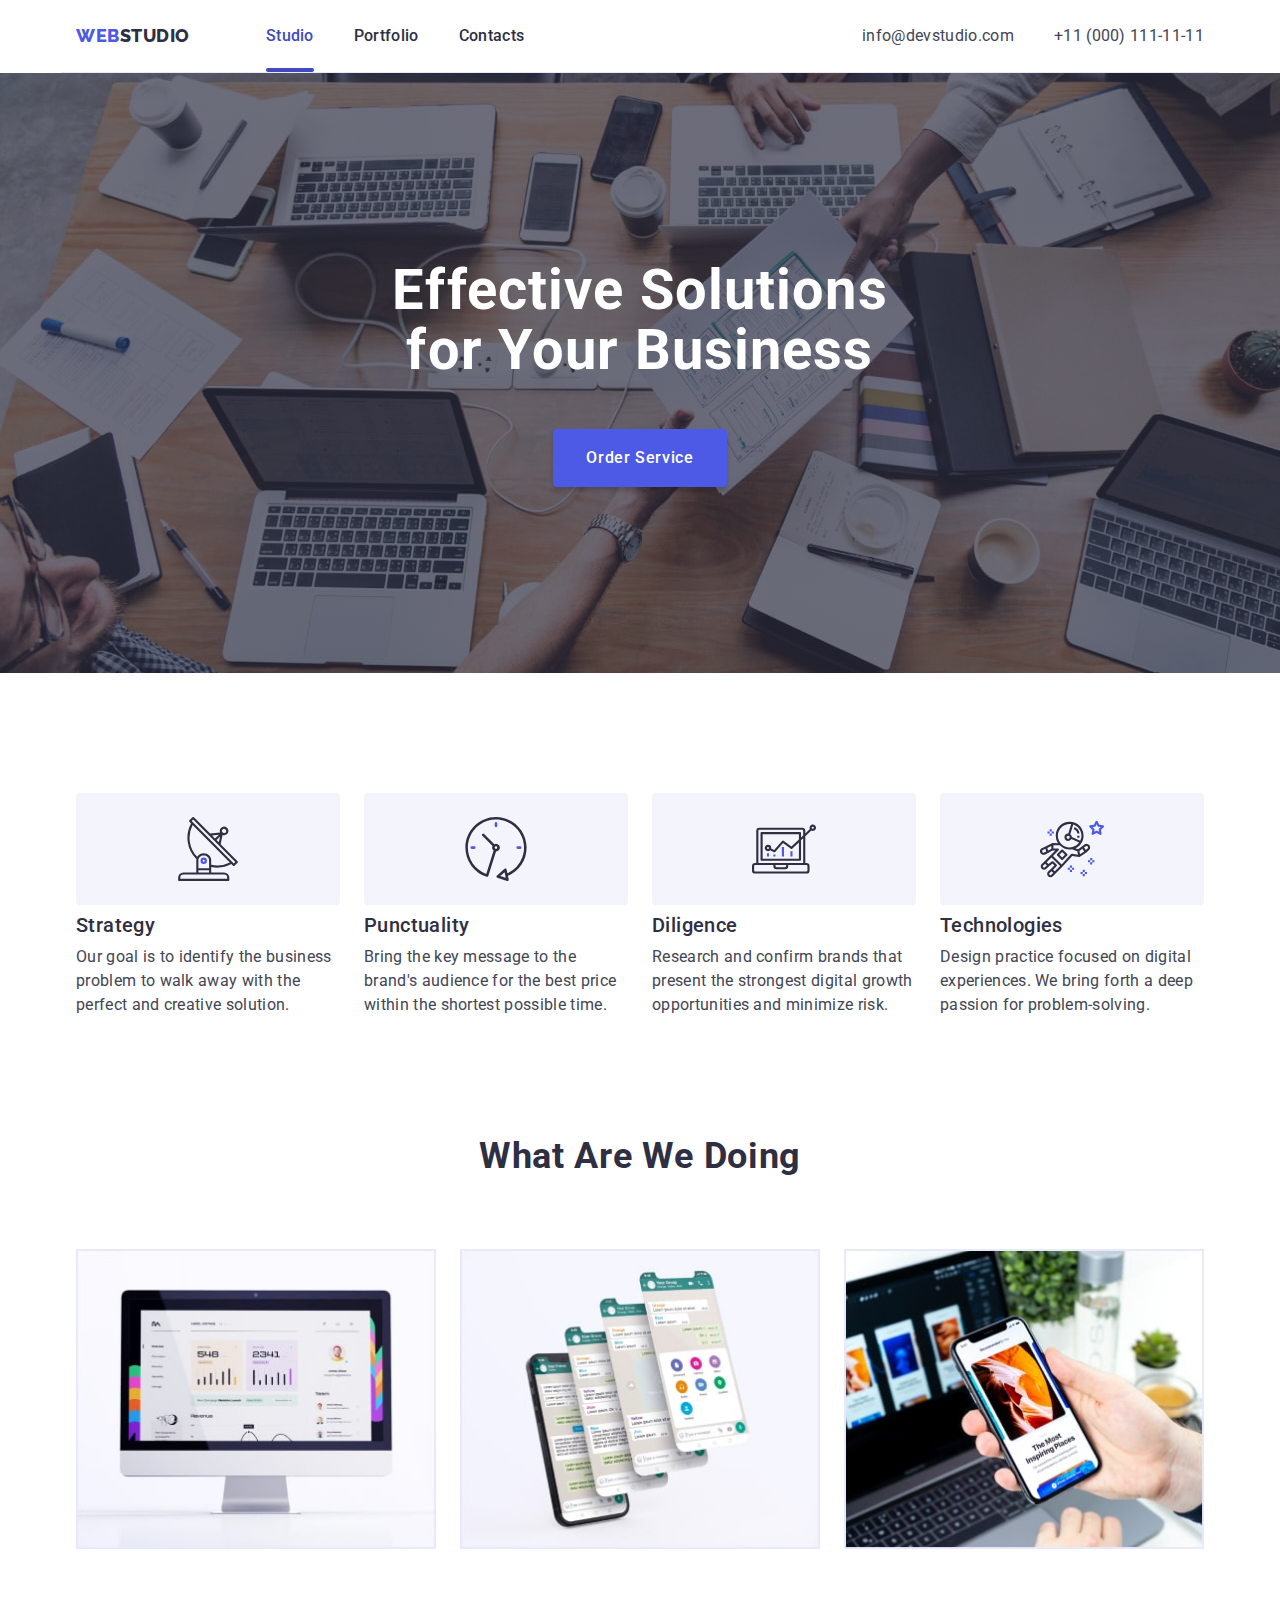
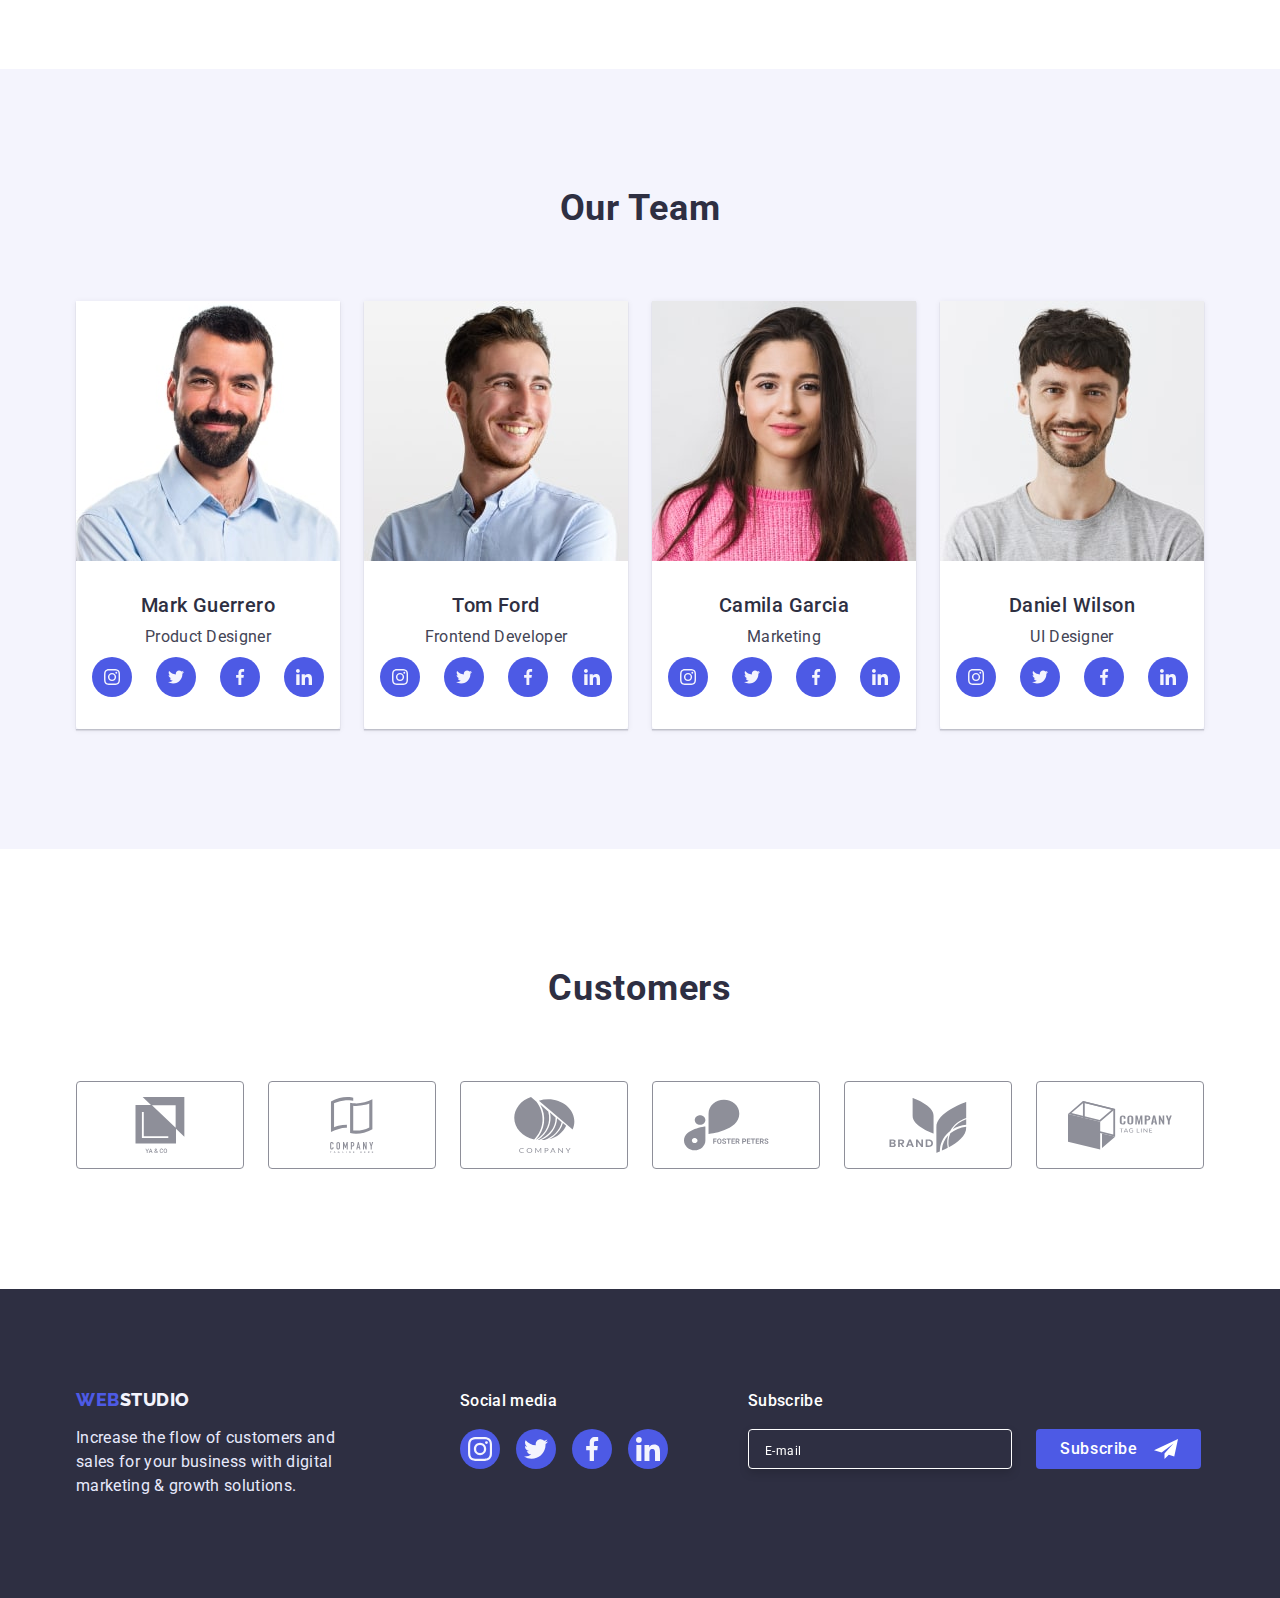
<file: index.html>
<!DOCTYPE html>
<html lang="en">
  <head>
    <meta charset="UTF-8" />
    <meta http-equiv="X-UA-Compatible" content="IE=edge" />
    <meta name="viewport" content="width=device-width, initial-scale=1.0" />
    <title>WebStudio</title>
    <link rel="preconnect" href="https://fonts.googleapis.com" />
    <link rel="preconnect" href="https://fonts.gstatic.com" crossorigin />
    <link
      href="https://fonts.googleapis.com/css2?family=Raleway:wght@800&family=Roboto:wght@400;500;700;900&display=swap"
      rel="stylesheet"
    />
    <link
      rel="stylesheet"
      href="https://cdnjs.cloudflare.com/ajax/libs/modern-normalize/1.1.0/modern-normalize.min.css"
    />
    <link rel="stylesheet" href="./css/styles.css" />
  </head>
  <body>
    <header class="header">
      <div class="container header-nav">
        <nav class="main-nav">
          <a class="logo link" href="./index.html">
            Web<span class="studio-header-logo">Studio</span></a
          >
          <ul class="header-list list">
            <li class="header-item item">
              <a class="current-link header-link link" href="./index.html"
                >Studio</a
              >
            </li>
            <li class="item">
              <a class="header-link link" href="./portfolio.html">Portfolio</a>
            </li>
            <li class="item">
              <a class="header-link link" href="">Contacts</a>
            </li>
          </ul>
        </nav>

        <address class="header-address">
          <ul class="address-list list">
            <li class="item">
              <a class="address-link link" href="mailto:info@devstudio.com"
                >info@devstudio.com</a
              >
            </li>

            <li class="item">
              <a class="address-link link" href="tel:+110001111111"
                >+11 (000) 111-11-11</a
              >
            </li>
          </ul>
        </address>
      </div>
    </header>
    <main>
      <!-- Hero -->
      <section class="hero section overlay">
        <div class="container">
          <h1 class="hero-title">Effective Solutions for Your Business</h1>
          <button class="hero-btn open-modal" type="button" data-modal-open>
            Order Service
          </button>

          <!-- Modal window -->
          <div class="backdrop is-hidden" data-modal>
            <div class="modal no-scroll">
              <button class="close-button" type="button" data-modal-close>
                <svg class="icon-close" width="8" height="8">
                  <use href="./images/symbol-defs.svg#close"></use>
                </svg>
              </button>

              <p class="modal-title">
                Leave your contacts and we will call you back
              </p>

              <form class="modal-form">
                <div class="form-field">
                  <label class="form-description" for="name">Name</label>
                  <div class="container-icon">
                    <input
                      class="modal-field"
                      type="text"
                      name="name"
                      id="name"
                    />
                    <svg class="icon-form" width="18" height="24">
                      <use href="./images/symbol-defs.svg#name"></use>
                    </svg>
                  </div>
                </div>
                <div class="form-field">
                  <label class="form-description" for="phone">Phone</label>
                  <div class="container-icon">
                    <input
                      class="modal-field"
                      type="tel"
                      name="phone"
                      id="phone"
                    />
                    <svg class="icon-form" width="18" height="24">
                      <use href="./images/symbol-defs.svg#phone"></use>
                    </svg>
                  </div>
                </div>
                <div class="form-field">
                  <label class="form-description" for="email">Email</label>
                  <div class="container-icon">
                    <input
                      class="modal-field"
                      type="email"
                      name="email"
                      id="email"
                    />
                    <svg class="icon-form" width="18" height="24">
                      <use href="./images/symbol-defs.svg#email"></use>
                    </svg>
                  </div>
                </div>
                <div class="comment-field">
                  <label class="form-description" for="comment">Comment</label>
                  <textarea
                    class="modal-field comment"
                    name="comment"
                    id="comment"
                    rows="5"
                    placeholder="Text input"
                  ></textarea>
                </div>

                <div>
                  <label class="field-checkbox">
                    <input
                      class="checkbox visually-hidden"
                      type="checkbox"
                      name="policy"
                    />
                    <svg class="icon-checkbox" width="16" height="16">
                      <use href="./images/symbol-defs.svg#policy"></use>
                    </svg>
                    <span class="empty-checkbox"> </span>I accept the terms and
                    conditions of the
                    <a class="link-policy" href="">Privacy Policy</a></label
                  >
                </div>
                <div class="container-form-button">
                  <button class="form-button" type="submit">Send</button>
                </div>
              </form>
            </div>
          </div>
        </div>
      </section>

      <!-- Our advantages -->

      <section class="advantages section">
        <div class="container">
          <h2 class="visually-hidden">Our advantages</h2>
          <ul class="advantages-list list">
            <li class="item">
              <div class="item-icon-advantages">
                <svg class="icon-advantages" width="64" height="64">
                  <use href="./images/symbol-defs.svg#antenna"></use>
                </svg>
              </div>
              <h3 class="third-title-section title-advantages">Strategy</h3>
              <p class="advantages-text">
                Our goal is to identify the business problem to walk away with
                the perfect and creative solution.
              </p>
            </li>
            <li class="item">
              <div class="item-icon-advantages">
                <svg class="icon-advantages" width="64" height="64">
                  <use href="./images/symbol-defs.svg#clock"></use>
                </svg>
              </div>
              <h3 class="third-title-section">Punctuality</h3>
              <p class="advantages-text">
                Bring the key message to the brand's audience for the best price
                within the shortest possible time.
              </p>
            </li>
            <li class="item">
              <div class="item-icon-advantages">
                <svg class="icon-advantages" width="64" height="64">
                  <use href="./images/symbol-defs.svg#diagram"></use>
                </svg>
              </div>
              <h3 class="third-title-section">Diligence</h3>
              <p class="advantages-text">
                Research and confirm brands that present the strongest digital
                growth opportunities and minimize risk.
              </p>
            </li>
            <li class="item">
              <div class="item-icon-advantages">
                <svg class="icon-advantages" width="64" height="64">
                  <use href="./images/symbol-defs.svg#astronaut"></use>
                </svg>
              </div>
              <h3 class="third-title-section">Technologies</h3>
              <p class="advantages-text">
                Design practice focused on digital experiences. We bring forth a
                deep passion for problem-solving.
              </p>
            </li>
          </ul>
        </div>
      </section>
      <!-- What are we doing -->
      <section class="section doing">
        <div class="container">
          <h2 class="second-title-section">What are we doing</h2>
          <ul class="doing-list list">
            <li class="item">
              <img
                class="section-img"
                src="./images/img1-1.jpg"
                alt="Computer"
                width="360"
                height="300"
              />
            </li>
            <li class="item">
              <img
                class="section-img"
                src="./images/img1-2.jpg"
                alt="Phone"
                width="360"
                height="300"
              />
            </li>
            <li class="item">
              <img
                class="section-img"
                src="./images/img1-3.jpg"
                alt="Synchronization"
                width="360"
                height="300"
              />
            </li>
          </ul>
        </div>
      </section>
      <!-- Our team -->
      <section class="team section">
        <div class="container">
          <h2 class="second-title-section">Our Team</h2>
          <ul class="team-list list">
            <li class="item">
              <img
                class="team-img"
                src="./images/mark-guerrero.jpg"
                alt="Mark Guerrero"
                width="264"
                height="260"
              />
              <div class="team-img-text">
                <h3 class="third-title-section">Mark Guerrero</h3>
                <p class="member-text">Product Designer</p>
                <ul class="list list-icons-member">
                  <li class="item-icon-member">
                    <a
                      class="link-member"
                      href=""
                      target="_blank"
                      rel="noopener noreferrer nofollow"
                    >
                      <svg class="icon-member" width="16" height="16">
                        <use href="./images/symbol-defs.svg#instagram"></use>
                      </svg>
                    </a>
                  </li>
                  <li class="item-icon-member">
                    <a
                      class="link-member"
                      href=""
                      target="_blank"
                      rel="noopener noreferrer nofollow"
                    >
                      <svg class="icon-member" width="16" height="16">
                        <use href="./images/symbol-defs.svg#twitter"></use>
                      </svg>
                    </a>
                  </li>
                  <li class="item-icon-member">
                    <a
                      class="link-member"
                      href=""
                      target="_blank"
                      rel="noopener noreferrer nofollow"
                    >
                      <svg class="icon-member" width="16" height="16">
                        <use href="./images/symbol-defs.svg#facebook"></use>
                      </svg>
                    </a>
                  </li>
                  <li class="item-icon-member">
                    <a
                      class="link-member"
                      href=""
                      target="_blank"
                      rel="noopener noreferrer nofollow"
                    >
                      <svg class="icon-member" width="16" height="16">
                        <use href="./images/symbol-defs.svg#linkedin"></use>
                      </svg>
                    </a>
                  </li>
                </ul>
              </div>
            </li>
            <li class="item">
              <img
                class="team-img"
                src="./images/tom-ford.jpg"
                alt="Tom Ford"
                width="264"
                height="260"
              />
              <div class="team-img-text">
                <h3 class="third-title-section">Tom Ford</h3>
                <p class="member-text">Frontend Developer</p>
                <ul class="list list-icons-member">
                  <li class="item-icon-member">
                    <a
                      class="link-member"
                      href=""
                      target="_blank"
                      rel="noopener noreferrer nofollow"
                    >
                      <svg class="icon-member" width="16" height="16">
                        <use href="./images/symbol-defs.svg#instagram"></use>
                      </svg>
                    </a>
                  </li>
                  <li class="item-icon-member">
                    <a
                      class="link-member"
                      href=""
                      target="_blank"
                      rel="noopener noreferrer nofollow"
                    >
                      <svg class="icon-member" width="16" height="16">
                        <use href="./images/symbol-defs.svg#twitter"></use>
                      </svg>
                    </a>
                  </li>
                  <li class="item-icon-member">
                    <a
                      class="link-member"
                      href=""
                      target="_blank"
                      rel="noopener noreferrer nofollow"
                    >
                      <svg class="icon-member" width="16" height="16">
                        <use href="./images/symbol-defs.svg#facebook"></use>
                      </svg>
                    </a>
                  </li>
                  <li class="item-icon-member">
                    <a
                      class="link-member"
                      href=""
                      target="_blank"
                      rel="noopener noreferrer nofollow"
                    >
                      <svg class="icon-member" width="16" height="16">
                        <use href="./images/symbol-defs.svg#linkedin"></use>
                      </svg>
                    </a>
                  </li>
                </ul>
              </div>
            </li>
            <li class="item">
              <img
                class="team-img"
                src="./images/camila-garcia.jpg"
                alt="Camila Garcia"
                width="264"
                height="260"
              />
              <div class="team-img-text">
                <h3 class="third-title-section">Camila Garcia</h3>
                <p class="member-text">Marketing</p>
                <ul class="list list-icons-member">
                  <li class="item-icon-member">
                    <a
                      class="link-member"
                      href=""
                      target="_blank"
                      rel="noopener noreferrer nofollow"
                    >
                      <svg class="icon-member" width="16" height="16">
                        <use href="./images/symbol-defs.svg#instagram"></use>
                      </svg>
                    </a>
                  </li>
                  <li class="item-icon-member">
                    <a
                      class="link-member"
                      href=""
                      target="_blank"
                      rel="noopener noreferrer nofollow"
                    >
                      <svg class="icon-member" width="16" height="16">
                        <use href="./images/symbol-defs.svg#twitter"></use>
                      </svg>
                    </a>
                  </li>
                  <li class="item-icon-member">
                    <a
                      class="link-member"
                      href=""
                      target="_blank"
                      rel="noopener noreferrer nofollow"
                    >
                      <svg class="icon-member" width="16" height="16">
                        <use href="./images/symbol-defs.svg#facebook"></use>
                      </svg>
                    </a>
                  </li>
                  <li class="item-icon-member">
                    <a
                      class="link-member"
                      href=""
                      target="_blank"
                      rel="noopener noreferrer nofollow"
                    >
                      <svg class="icon-member" width="16" height="16">
                        <use href="./images/symbol-defs.svg#linkedin"></use>
                      </svg>
                    </a>
                  </li>
                </ul>
              </div>
            </li>
            <li class="item">
              <img
                class="team-img"
                src="./images/daniel-wilson.jpg"
                alt="Daniel Wilson"
                width="264"
                height="260"
              />
              <div class="team-img-text">
                <h3 class="third-title-section">Daniel Wilson</h3>
                <p class="member-text">UI Designer</p>
                <ul class="list list-icons-member">
                  <li class="item-icon-member">
                    <a
                      class="link-member"
                      href=""
                      target="_blank"
                      rel="noopener noreferrer nofollow"
                    >
                      <svg class="icon-member" width="16" height="16">
                        <use href="./images/symbol-defs.svg#instagram"></use>
                      </svg>
                    </a>
                  </li>
                  <li class="item-icon-member">
                    <a
                      class="link-member"
                      href=""
                      target="_blank"
                      rel="noopener noreferrer nofollow"
                    >
                      <svg class="icon-member" width="16" height="16">
                        <use href="./images/symbol-defs.svg#twitter"></use>
                      </svg>
                    </a>
                  </li>
                  <li class="item-icon-member">
                    <a
                      class="link-member"
                      href=""
                      target="_blank"
                      rel="noopener noreferrer nofollow"
                    >
                      <svg class="icon-member" width="16" height="16">
                        <use href="./images/symbol-defs.svg#facebook"></use>
                      </svg>
                    </a>
                  </li>
                  <li class="item-icon-member">
                    <a
                      class="link-member"
                      href="link-member"
                      target="_blank"
                      rel="noopener noreferrer nofollow"
                    >
                      <svg class="icon-member" width="16" height="16">
                        <use href="./images/symbol-defs.svg#linkedin"></use>
                      </svg>
                    </a>
                  </li>
                </ul>
              </div>
            </li>
          </ul>
        </div>
      </section>

      <section class="section">
        <div class="container">
          <h2 class="second-title-section">Customers</h2>
          <ul class="list customers-list">
            <li class="item-icon-customer">
              <a
                class="link-customer"
                href=""
                target="_blank"
                rel="noopener noreferrer nofollow"
              >
                <svg class="icon-customer" width="104" height="56">
                  <use href="./images/symbol-defs.svg#client1"></use>
                </svg>
              </a>
            </li>
            <li class="item-icon-customer">
              <a
                class="link-customer"
                href=""
                target="_blank"
                rel="noopener noreferrer nofollow"
              >
                <svg class="icon-customer" width="104" height="56">
                  <use href="./images/symbol-defs.svg#client2"></use>
                </svg>
              </a>
            </li>
            <li class="item-icon-customer">
              <a
                class="link-customer"
                href=""
                target="_blank"
                rel="noopener noreferrer nofollow"
              >
                <svg class="icon-customer" width="104" height="56">
                  <use href="./images/symbol-defs.svg#client3"></use>
                </svg>
              </a>
            </li>
            <li class="item-icon-customer">
              <a
                class="link-customer"
                href=""
                target="_blank"
                rel="noopener noreferrer nofollow"
              >
                <svg class="icon-customer" width="104" height="56">
                  <use href="./images/symbol-defs.svg#client4"></use>
                </svg>
              </a>
            </li>
            <li class="item-icon-customer">
              <a
                class="link-customer"
                href=""
                target="_blank"
                rel="noopener noreferrer nofollow"
              >
                <svg class="icon-customer" width="104" height="56">
                  <use href="./images/symbol-defs.svg#client5"></use>
                </svg>
              </a>
            </li>
            <li class="item-icon-customer">
              <a
                class="link-customer"
                href=""
                target="_blank"
                rel="noopener noreferrer nofollow"
              >
                <svg class="icon-customer" width="104" height="56">
                  <use href="./images/symbol-defs.svg#client6"></use>
                </svg>
              </a>
            </li>
          </ul>
        </div>
      </section>
    </main>
    <footer class="footer">
      <div class="container social-media-add">
        <div>
          <a class="logo link logo-footer" href="./index.html">
            Web<span class="studio-footer-logo">Studio</span></a
          >
          <p class="footer-text">
            Increase the flow of customers and sales for your business with
            digital marketing & growth solutions.
          </p>
        </div>
        <div class="social-media-container">
          <p class="text-sm">Social media</p>
          <ul class="list list-icons-sm">
            <li class="item-icon-sm">
              <a
                class="link-sm"
                href=""
                target="_blank"
                rel="noopener noreferrer nofollow"
              >
                <svg class="icon-sm" width="24" height="24">
                  <use href="./images/symbol-defs.svg#instagram"></use>
                </svg>
              </a>
            </li>
            <li class="item-icon-sm">
              <a
                class="link-sm"
                href=""
                target="_blank"
                rel="noopener noreferrer nofollow"
              >
                <svg class="icon-sm" width="24" height="24">
                  <use href="./images/symbol-defs.svg#twitter"></use>
                </svg>
              </a>
            </li>
            <li class="item-icon-sm">
              <a
                class="link-sm"
                href=""
                target="_blank"
                rel="noopener noreferrer nofollow"
              >
                <svg class="icon-sm" width="24" height="24">
                  <use href="./images/symbol-defs.svg#facebook"></use>
                </svg>
              </a>
            </li>
            <li class="item-icon-sm">
              <a
                class="link-sm"
                href=""
                target="_blank"
                rel="noopener noreferrer nofollow"
              >
                <svg class="icon-sm" width="24" height="24">
                  <use href="./images/symbol-defs.svg#linkedin"></use>
                </svg>
              </a>
            </li>
          </ul>
        </div>
        <div class="subscribe">
          <p class="text-sm">Subscribe</p>
          <form class="footer-form-field">
            <input
              class="email-field"
              type="email"
              name="email"
              placeholder="E-mail"
            />
            <button class="footer-btn" type="submit">
              Subscribe
              <svg class="button-icon" width="24" height="24">
                <use href="./images/symbol-defs.svg#telegram"></use>
              </svg>
            </button>
          </form>
        </div>
      </div>
    </footer>
    <script src="./js/modal.js"></script>
  </body>
</html>
</file>
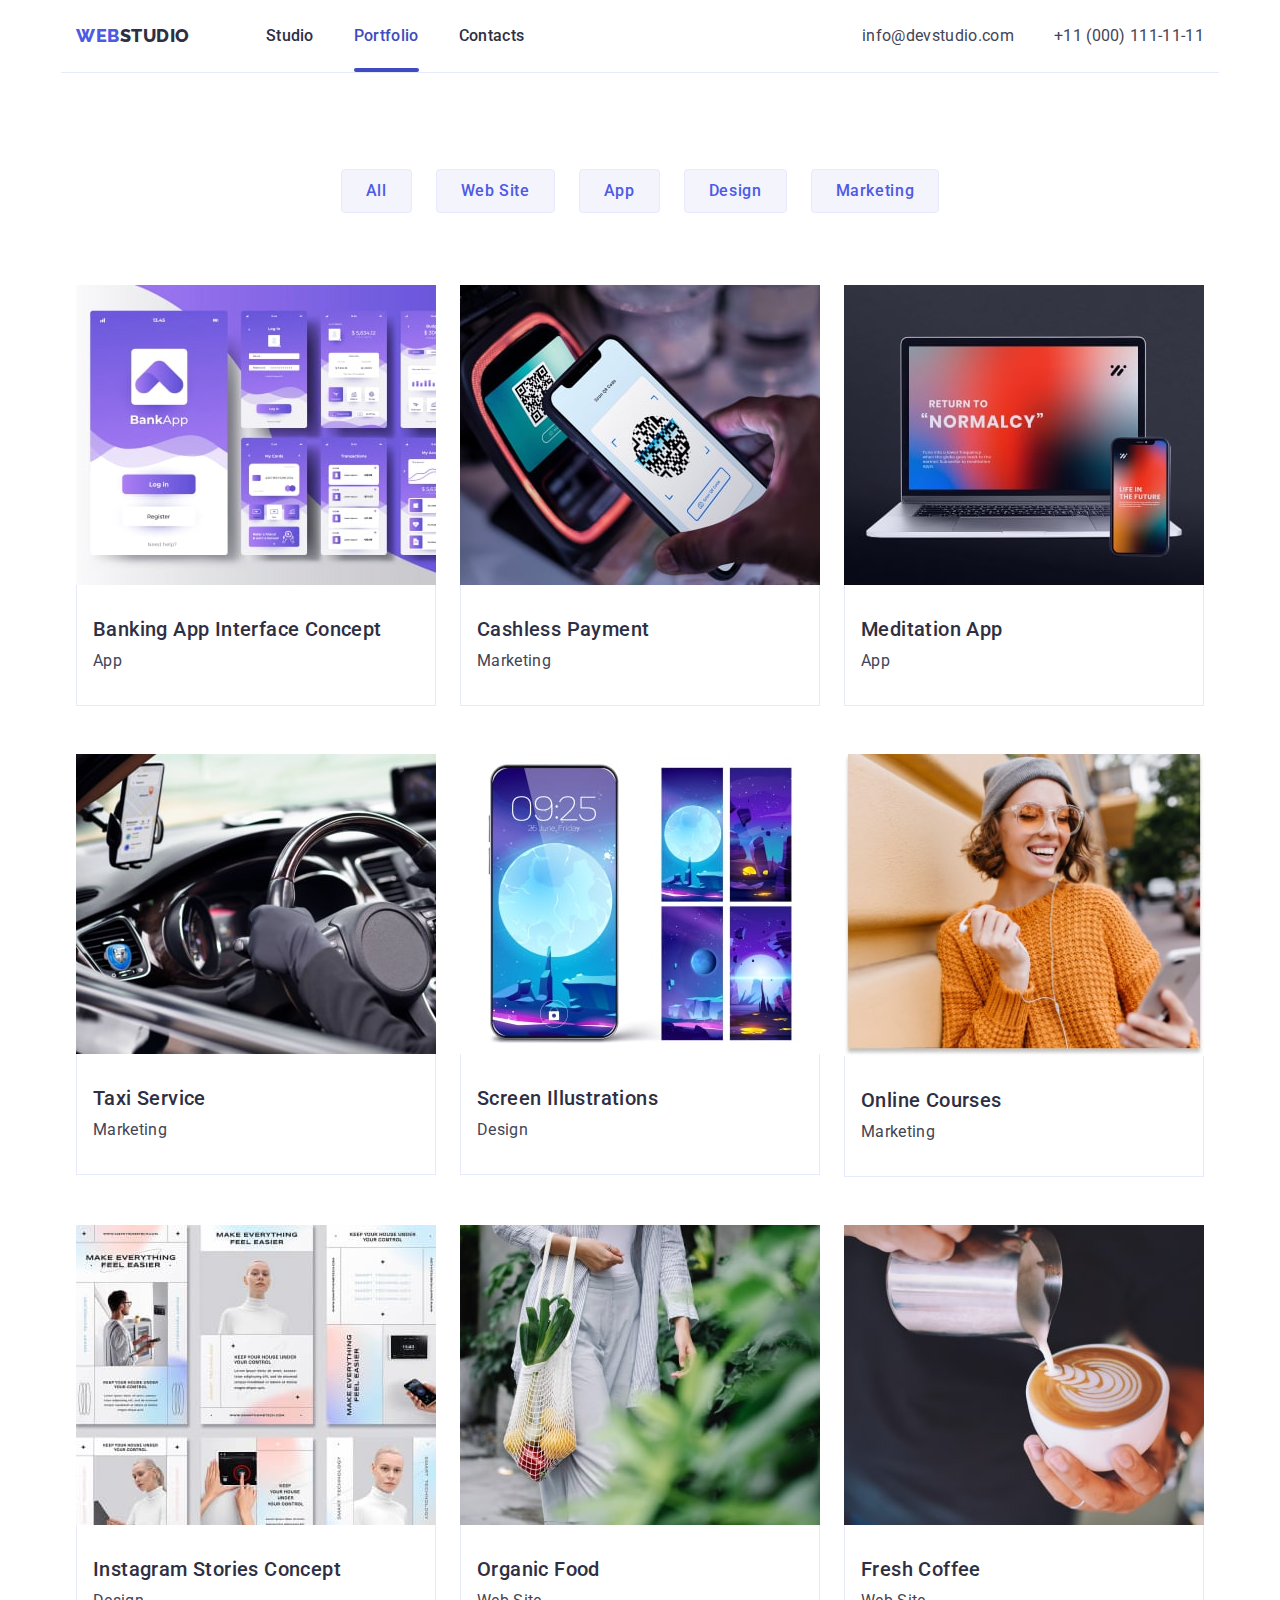
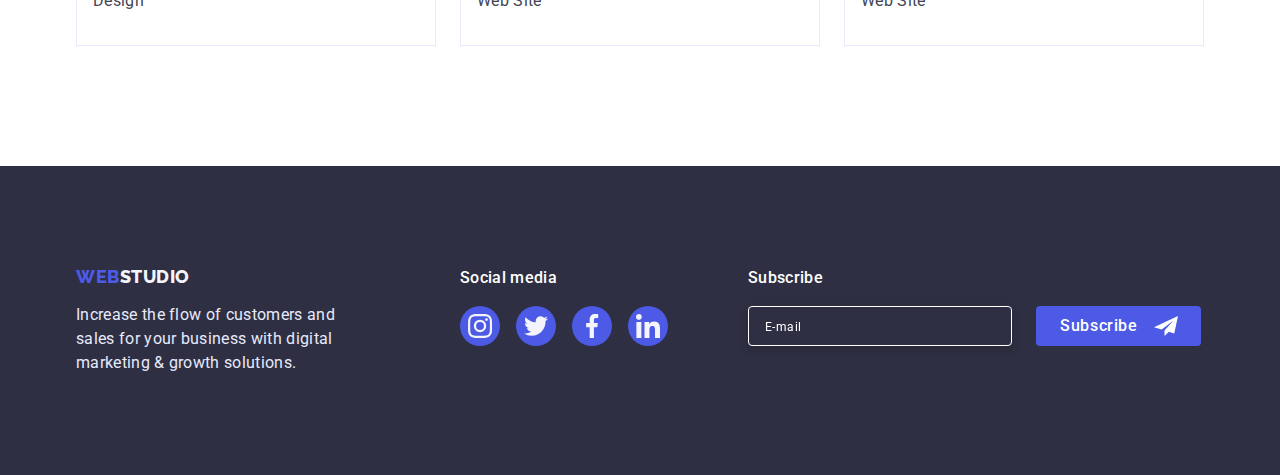
<file: portfolio.html>
<!DOCTYPE html>
<html lang="en">
  <head>
    <meta charset="UTF-8" />
    <meta http-equiv="X-UA-Compatible" content="IE=edge" />
    <meta name="viewport" content="width=device-width, initial-scale=1.0" />
    <title>Portfolio</title>
    <link rel="preconnect" href="https://fonts.googleapis.com" />
    <link rel="preconnect" href="https://fonts.gstatic.com" crossorigin />
    <link
      href="https://fonts.googleapis.com/css2?family=Raleway:wght@800&family=Roboto:wght@400;500;700;900&display=swap"
      rel="stylesheet"
    />
    <link
      rel="stylesheet"
      href="https://cdnjs.cloudflare.com/ajax/libs/modern-normalize/1.1.0/modern-normalize.min.css"
    />
    <link rel="stylesheet" href="./css/styles.css" />
  </head>
  <body>
    <header class="header">
      <div class="container header-nav">
        <nav class="main-nav">
          <a class="logo link" href="./index.html"
            >Web<span class="studio-header-logo">Studio</span></a
          >
          <ul class="header-list list">
            <li class="item">
              <a class="header-link link" href="./index.html">Studio</a>
            </li>
            <li class="item">
              <a class="current-link header-link link" href="./portfolio.html"
                >Portfolio</a
              >
            </li>
            <li class="item">
              <a class="header-link link" href="">Contacts</a>
            </li>
          </ul>
        </nav>
        <address class="header-address">
          <ul class="address-list list">
            <li class="item">
              <a class="address-link link" href="mailto:info@devstudio.com"
                >info@devstudio.com</a
              >
            </li>
            <li class="item">
              <a class="address-link link" href="tel:+110001111111"
                >+11 (000) 111-11-11</a
              >
            </li>
          </ul>
        </address>
      </div>
    </header>
    <main>
      <section class="portfolio-section section">
        <div class="container">
          <h1 class="visually-hidden">Portfolio</h1>
          <ul class="filter-list list">
            <li class="item">
              <button class="filter-btn" type="button">All</button>
            </li>
            <li class="item">
              <button class="filter-btn" type="button">Web Site</button>
            </li>
            <li class="item">
              <button class="filter-btn" type="button">App</button>
            </li>
            <li class="item">
              <button class="filter-btn" type="button">Design</button>
            </li>
            <li class="item">
              <button class="filter-btn" type="button">Marketing</button>
            </li>
          </ul>

          <!-- Portfolio -->

          <ul class="portfolio-list list">
            <li class="item">
              <a class="portfolio-link link" href="">
                <div class="portfolio-thumbs">
                  <div class="overlay-container">
                    <p class="portfolio-thumbs-text">
                      14 Stylish and User-Friendly App Design Concepts · Task
                      Manager App · Calorie Tracker App · Exotic Fruit Ecommerce
                      App · Cloud Storage App
                    </p>
                  </div>

                  <img
                    class="portfolio-img"
                    src="./images2/banking-app.jpg"
                    alt="banking app"
                    width="360"
                    height="300"
                  />
                </div>
                <div class="portfolio-img-text">
                  <h2 class="third-title-section">
                    Banking App Interface Concept
                  </h2>
                  <p class="portfolio-text">App</p>
                </div>
              </a>
            </li>
            <li class="item">
              <a class="portfolio-link link" href="">
                <div class="portfolio-thumbs">
                  <div class="overlay-container">
                    <p class="portfolio-thumbs-text">
                      14 Stylish and User-Friendly App Design Concepts · Task
                      Manager App · Calorie Tracker App · Exotic Fruit Ecommerce
                      App · Cloud Storage App
                    </p>
                  </div>
                  <img
                    class="portfolio-img"
                    src="./images2/cashless-payment.jpg"
                    alt="cashless-payment"
                    width="360"
                    height="300"
                  />
                </div>
                <div class="portfolio-img-text">
                  <h2 class="third-title-section">Cashless Payment</h2>
                  <p class="portfolio-text">Marketing</p>
                </div>
              </a>
            </li>
            <li class="item">
              <a class="portfolio-link link" href="">
                <div class="portfolio-thumbs">
                  <div class="overlay-container">
                    <p class="portfolio-thumbs-text">
                      14 Stylish and User-Friendly App Design Concepts · Task
                      Manager App · Calorie Tracker App · Exotic Fruit Ecommerce
                      App · Cloud Storage App
                    </p>
                  </div>
                  <img
                    class="portfolio-img"
                    src="./images2/meditaion-app.jpg"
                    alt="meditaion-app"
                    width="360"
                    height="300"
                  />
                </div>

                <div class="portfolio-img-text">
                  <h2 class="third-title-section">Meditation App</h2>
                  <p class="portfolio-text">App</p>
                </div>
              </a>
            </li>
            <li class="item">
              <a class="portfolio-link link" href="">
                <div class="portfolio-thumbs">
                  <div class="overlay-container">
                    <p class="portfolio-thumbs-text">
                      14 Stylish and User-Friendly App Design Concepts · Task
                      Manager App · Calorie Tracker App · Exotic Fruit Ecommerce
                      App · Cloud Storage App
                    </p>
                  </div>
                  <img
                    class="portfolio-img"
                    src="./images2/taxi-service.jpg"
                    alt="taxi-service"
                    width="360"
                    height="300"
                  />
                </div>
                <div class="portfolio-img-text">
                  <h2 class="third-title-section">Taxi Service</h2>
                  <p class="portfolio-text">Marketing</p>
                </div>
              </a>
            </li>
            <li class="item">
              <a class="portfolio-link link" href="">
                <div class="portfolio-thumbs">
                  <div class="overlay-container">
                    <p class="portfolio-thumbs-text">
                      14 Stylish and User-Friendly App Design Concepts · Task
                      Manager App · Calorie Tracker App · Exotic Fruit Ecommerce
                      App · Cloud Storage App
                    </p>
                  </div>
                  <img
                    class="portfolio-img"
                    src="./images2/screen-illustrations.jpg"
                    alt="screen-illustrations"
                    width="360"
                    height="300"
                  />
                </div>
                <div class="portfolio-img-text">
                  <h2 class="third-title-section">Screen Illustrations</h2>
                  <p class="portfolio-text">Design</p>
                </div>
              </a>
            </li>
            <li class="item">
              <a class="portfolio-link link" href="">
                <div class="portfolio-thumbs">
                  <div class="overlay-container">
                    <p class="portfolio-thumbs-text">
                      14 Stylish and User-Friendly App Design Concepts · Task
                      Manager App · Calorie Tracker App · Exotic Fruit Ecommerce
                      App · Cloud Storage App
                    </p>
                  </div>
                  <img
                    class="portfolio-img"
                    src="./images2/online-courses.jpg"
                    alt="online-courses"
                    width="360"
                    height="300"
                  />
                </div>
                <div class="portfolio-img-text">
                  <h2 class="third-title-section">Online Courses</h2>
                  <p class="portfolio-text">Marketing</p>
                </div>
              </a>
            </li>
            <li class="item">
              <a class="portfolio-link link" href="">
                <div class="portfolio-thumbs">
                  <div class="overlay-container">
                    <p class="portfolio-thumbs-text">
                      14 Stylish and User-Friendly App Design Concepts · Task
                      Manager App · Calorie Tracker App · Exotic Fruit Ecommerce
                      App · Cloud Storage App
                    </p>
                  </div>
                  <img
                    class="portfolio-img"
                    src="./images2/stories-concept.jpg"
                    alt="stories-concept"
                    width="360"
                    height="300"
                  />
                </div>
                <div class="portfolio-img-text">
                  <h2 class="third-title-section">Instagram Stories Concept</h2>
                  <p class="portfolio-text">Design</p>
                </div>
              </a>
            </li>
            <li class="item">
              <a class="portfolio-link link" href="">
                <div class="portfolio-thumbs">
                  <div class="overlay-container">
                    <p class="portfolio-thumbs-text">
                      14 Stylish and User-Friendly App Design Concepts · Task
                      Manager App · Calorie Tracker App · Exotic Fruit Ecommerce
                      App · Cloud Storage App
                    </p>
                  </div>
                  <img
                    class="portfolio-img"
                    src="./images2/organic-food.jpg"
                    alt="organic-food"
                    width="360"
                    height="300"
                  />
                </div>
                <div class="portfolio-img-text">
                  <h2 class="third-title-section">Organic Food</h2>
                  <p class="portfolio-text">Web Site</p>
                </div>
              </a>
            </li>
            <li class="item">
              <a class="portfolio-link link" href="">
                <div class="portfolio-thumbs">
                  <div class="overlay-container">
                    <p class="portfolio-thumbs-text">
                      14 Stylish and User-Friendly App Design Concepts · Task
                      Manager App · Calorie Tracker App · Exotic Fruit Ecommerce
                      App · Cloud Storage App
                    </p>
                  </div>
                  <img
                    class="portfolio-img"
                    src="./images2/fresh-coffee.jpg"
                    alt="fresh-coffee"
                    width="360"
                    height="300"
                  />
                </div>
                <div class="portfolio-img-text">
                  <h2 class="third-title-section">Fresh Coffee</h2>
                  <p class="portfolio-text">Web Site</p>
                </div>
              </a>
            </li>
          </ul>
        </div>
      </section>
    </main>
    <footer class="footer">
      <div class="container social-media-add">
        <div>
          <a class="logo link logo-footer" href="./index.html">
            Web<span class="studio-footer-logo">Studio</span></a
          >
          <p class="footer-text">
            Increase the flow of customers and sales for your business with
            digital marketing & growth solutions.
          </p>
        </div>
        <div class="social-media-container">
          <p class="text-sm">Social media</p>
          <ul class="list list-icons-sm">
            <li class="item-icon-sm">
              <a
                class="link-sm"
                href=""
                target="_blank"
                rel="noopener noreferrer nofollow"
              >
                <svg class="icon-sm" width="24" height="24">
                  <use href="./images/symbol-defs.svg#instagram"></use>
                </svg>
              </a>
            </li>
            <li class="item-icon-sm">
              <a
                class="link-sm"
                href=""
                target="_blank"
                rel="noopener noreferrer nofollow"
              >
                <svg class="icon-sm" width="24" height="24">
                  <use href="./images/symbol-defs.svg#twitter"></use>
                </svg>
              </a>
            </li>
            <li class="item-icon-sm">
              <a
                class="link-sm"
                href=""
                target="_blank"
                rel="noopener noreferrer nofollow"
              >
                <svg class="icon-sm" width="24" height="24">
                  <use href="./images/symbol-defs.svg#facebook"></use>
                </svg>
              </a>
            </li>
            <li class="item-icon-sm">
              <a
                class="link-sm"
                href=""
                target="_blank"
                rel="noopener noreferrer nofollow"
              >
                <svg class="icon-sm" width="24" height="24">
                  <use href="./images/symbol-defs.svg#linkedin"></use>
                </svg>
              </a>
            </li>
          </ul>
        </div>
        <div class="subscribe">
          <p class="text-sm">Subscribe</p>
          <form class="footer-form-field">
            <input
              class="email-field"
              type="email"
              name="email"
              placeholder="E-mail"
            />
            <button class="footer-btn" type="submit">
              Subscribe
              <svg class="button-icon" width="24" height="24">
                <use href="./images/symbol-defs.svg#telegram"></use>
              </svg>
            </button>
          </form>
        </div>
      </div>
    </footer>
  </body>
</html>
</file>
<file: css/styles.css>
:root {
  --color-iris: #4d5ae5;
  --color-ocean: #404bbf;
  --color-navy-blue: #2e2f42;
  --color-green: #31d0aa;
  --color-slate: #434455;
  --color-light-slate: #8e8f99;
  --color-cornflower: #e7e9fc;
  --color-cloud: #f4f4fd;
  --color-navy-blue-modal: #2e2f42;
  --color-grey: #2e2f42;
  --color-white: #ffffff;
  --timing-function: cubic-bezier(0.4, 0, 0.2, 1);
}

body {
  font-family: 'Roboto', sans-serif;
  font-weight: 500;
  font-style: normal;
  background-color: var(--color-white);
  color: var(--color-slate);
}

textarea {
  resize: none;
}

.link {
  text-decoration: none;
}

.list {
  list-style: none;
}

.container {
  margin-left: auto;
  margin-right: auto;
  width: 1158px;
  padding-left: 15px;
  padding-right: 15px;
  /* outline: 4px solid tomato; */
}

.section {
  padding-top: 120px;
  padding-bottom: 120px;
}

/* Logo */
.logo {
  font-family: 'Raleway', sans-serif;
  font-weight: 800;
  font-size: 18px;
  line-height: 1.17;
  letter-spacing: 0.03em;
  text-transform: uppercase;
  color: var(--color-iris);
}

.studio-header-logo {
  color: var(--color-navy-blue);
}

.studio-footer-logo {
  color: var(--color-cloud);
}

/* Menu nav, address */

.header .container {
  border-bottom: 1px solid var(--color-cornflower);
}

.header-link {
  position: relative;
  display: block;
  padding-top: 24px;
  padding-bottom: 24px;

  font-size: 16px;
  line-height: 1.5;
  letter-spacing: 0.02em;
  color: var(--color-navy-blue);

  transition: color 250ms var(--timing-function);
}

/* Add bottom underline for current page */

.current-link {
  color: var(--color-ocean);
}

.current-link::after {
  display: inline-block;
  content: '';
  position: absolute;
  bottom: 0;
  right: 0;
  width: 100%;
  height: 4px;
  background: var(--color-ocean);
  border-radius: 2px;
}

.header-address {
  font-style: normal;
  margin-left: auto;
}
.address-link {
  font-weight: 400;
  font-size: 16px;
  line-height: 1.5;
  letter-spacing: 0.02em;
  color: inherit;

  transition: color 250ms var(--timing-function);
}
.header-link:is(:hover, :focus),
.address-link:is(:hover, :focus) {
  color: var(--color-ocean);
}

.header-nav {
  display: flex;
  align-items: center;
}

.main-nav {
  display: flex;
  align-items: center;
}
.header-list {
  display: flex;
  margin-left: 76px;
  padding-left: 0;
  margin-top: 0;
  margin-bottom: 0;
}

.header-list .item:not(:last-child) {
  margin-right: 40px;
}

.address-list {
  display: flex;
  padding-left: 0;
  margin: 0;
}

.address-list .item + .item {
  margin-left: 40px;
}

/* Hero */

.hero {
  background-color: var(--color-navy-blue);

  padding-top: 188px;
  padding-bottom: 188px;
}

.overlay {
  max-width: 1440px;
  height: 600px;
  margin-left: auto;
  margin-right: auto;

  background-image: linear-gradient(
      to right,
      rgba(46, 47, 66, 0.7),
      rgba(46, 47, 66, 0.7)
    ),
    url('../images/people-office.jpg');
}

.hero-title {
  margin-top: 0;
  margin-bottom: 48px;
  margin-left: auto;
  margin-right: auto;
  max-width: 496px;

  font-weight: 700;
  font-size: 56px;
  line-height: 1.07;
  letter-spacing: 0.02em;
  text-align: center;
  color: var(--color-white);
}

.hero-btn,
.form-button {
  display: block;
  min-width: 169px;
  padding: 16px 32px;
  margin-left: auto;
  margin-right: auto;
  border-radius: 4px;
  border: 1px solid transparent;

  font-weight: inherit;
  background-color: var(--color-iris);
  box-shadow: 0px 4px 4px rgba(0, 0, 0, 0.15);
  font-size: 16px;
  line-height: 1.5;
  letter-spacing: 0.04em;
  color: var(--color-white);
  cursor: pointer;

  transition: background-color 250ms var(--timing-function);
}

.hero-btn:is(:hover, :focus),
.form-button:is(:hover, :focus) {
  background-color: var(--color-ocean);
}

/* Modal window */
.backdrop {
  position: fixed;
  top: 0;
  left: 0;

  width: 100%;
  height: 100%;
  background-color: rgba(46, 47, 66, 0.4);

  opacity: 1;

  transition: opacity 250ms var(--timing-function),
    visibility 250ms var(--timing-function);
}

.is-hidden {
  opacity: 0;
  visibility: hidden;
  pointer-events: none;
}

.is-hidden .modal {
  transform: translate(-50%, -50%) scale(0.8);
}

.modal {
  position: absolute;
  width: 408px;
  padding-top: 72px;
  padding-bottom: 24px;
  padding-left: 24px;
  padding-right: 24px;
  top: 50%;
  left: 50%;

  background: #fcfcfc;
  box-shadow: 0px 1px 1px rgba(0, 0, 0, 0.14), 0px 1px 3px rgba(0, 0, 0, 0.12),
    0px 2px 1px rgba(0, 0, 0, 0.2);
  border-radius: 4px;

  transform: translate(-50%, -50%) scale(1.1);

  transition: transform 250ms var(--timing-function);
}

.no-scroll {
  overflow: hidden;
}

.close-button {
  position: absolute;
  top: 24px;
  right: 24px;
  width: 24px;
  height: 24px;
  padding: 4px;

  display: flex;
  align-items: center;
  justify-content: center;

  color: var(--color-navy-blue);
  background: var(--color-cornflower);
  border: 1px solid rgba(0, 0, 0, 0.1);
  border-radius: 50%;
  cursor: pointer;

  transition: background-color 250ms var(--timing-function),
    color 250ms var(--timing-function);
}

.close-button:is(:hover, :focus, :active) {
  color: var(--color-white);
  background-color: var(--color-ocean);
}
.icon-close {
  fill: currentColor;
  /* position: absolute; */
  /* top: 50%;
  left: 50%;
  transform: translate(-50%, -50%); */
}

/* Modal form */

.modal-title {
  margin-top: 0;
  margin-bottom: 16px;

  font-size: 16px;
  line-height: 1.5;
  text-align: center;
  letter-spacing: 0.02em;
  color: var(--color-navy-blue);
}

.modal-form {
  display: flex;
  flex-direction: column;
  width: 360px;
}

.form-description {
  display: block;
  margin-bottom: 4px;
  font-weight: 400;
  font-size: 12px;
  line-height: 1.17;
  letter-spacing: 0.04em;

  color: var(--color-light-slate);
}

.modal-field {
  width: 100%;
  padding-top: 8px;
  padding-bottom: 8px;
  padding-left: 38px;

  color: var(--color-navy-blue);

  border: 1px solid rgba(46, 47, 66, 0.4);
  border-radius: 4px;

  transition: border 250ms var(--timing-function);
}

.comment {
  padding-top: 8px;
  padding-left: 16px;

  border: 1px solid rgba(46, 47, 66, 0.4);
  border-radius: 4px;
}

.modal-field::placeholder {
  font-weight: 400;
  font-size: 12px;
  line-height: 1.17;
  letter-spacing: 0.04em;
  color: rgba(46, 47, 66, 0.4);
}

.form-field {
  margin-bottom: 8px;
}

.comment-field {
  margin-bottom: 16px;
}

.container-form-button {
  margin-top: 24px;
}

.container-icon {
  position: relative;
}

.icon-form {
  position: absolute;
  top: 50%;
  left: 16px;

  transform: translateY(-50%);

  transition: fill 250ms var(--timing-function);
}

.modal-field:focus {
  border: 1px solid var(--color-iris);
  border-radius: 4px;
  outline: none;
}

.modal-field:focus + .icon-form {
  fill: var(--color-iris);
}

.link-policy {
  margin-left: 4px;
  line-height: 1.33;
  color: var(--color-iris);
}

/* Checkbox */

.field-checkbox {
  position: relative;
  display: flex;

  align-items: center;
  font-weight: 400;
  font-size: 12px;
  line-height: 1.17;
  letter-spacing: 0.04em;
  color: rgba(46, 47, 66, 0.4);
  margin: 0;
  padding: 0;
}

.empty-checkbox {
  margin-right: 8px;
  width: 16px;
  height: 16px;
  border: 1px solid rgba(46, 47, 66, 0.4);
  border-radius: 2px;

  transition: background-color 250ms var(--timing-function);
}

.icon-checkbox {
  position: absolute;
  color: var(--color-white);

  fill: currentColor;

  transition: color 250ms var(--timing-function);
}

.checkbox:checked ~ .empty-checkbox {
  background-color: var(--color-ocean);
}

.checkbox:checked + .icon-checkbox {
  fill: var(--color-cloud);
}

/* Our advantages */

.visually-hidden {
  position: absolute;
  width: 1px;
  height: 1px;
  margin: -1px;
  border: 0;
  padding: 0;
  white-space: nowrap;
  clip-path: inset(100%);
  clip: rect(0 0 0 0);
  overflow: hidden;
}

.advantages-list {
  display: flex;
  margin-top: 0;
  margin-bottom: 0;
  padding-left: 0;
  padding-right: 0;
}

.advantages-list .item {
  flex-basis: calc((100%-72px) / 4);
  margin-right: 24px;
  align-items: center;
}

.advantages-list .item:last-child {
  margin-right: 0;
}

.third-title-section {
  margin-top: 0;
  margin-bottom: 8px;

  font-weight: inherit;
  font-size: 20px;
  line-height: 1.2;
  letter-spacing: 0.02em;
  color: var(--color-navy-blue);
}

.advantages-text,
.member-text,
.portfolio-text {
  margin: 0;

  font-weight: 400;
  font-size: 16px;
  line-height: 1.5;
  letter-spacing: 0.02em;
  color: var(--color-slate);
}

/* Icons advantages */

.item-icon-advantages {
  display: flex;
  width: 264px;
  height: 112px;
  background-color: var(--color-cloud);
  margin-bottom: 8px;
  border-radius: 4px;
  justify-content: center;
  align-items: center;
}

/* What are we doing*/
.doing {
  padding-top: 0;
}

.second-title-section {
  margin-top: 0;
  margin-bottom: 72px;

  font-weight: 700;
  font-size: 36px;
  line-height: 1.11;
  letter-spacing: 0.02em;
  text-align: center;
  text-transform: capitalize;
  color: var(--color-navy-blue);
}

.doing-list {
  display: flex;
  padding-left: 0;
  margin: 0;
}

/* Properties for Images */

.team-img {
  display: block;
  max-width: 100%;
  height: auto;
}

.section-img {
  display: block;
  max-width: 100%;
  height: auto;
  border: 1px solid var(--color-cornflower);
}

.portfolio-img {
  display: block;
  max-width: 100%;
  height: auto;
}

.doing-list .item {
  width: 360px;
}

.doing-list .item + .item {
  margin-left: 24px;
}

/* Our team  */

.team {
  background-color: var(--color-cloud);
}

.team-list {
  display: flex;
  margin: 0;
  padding-left: 0;
  text-align: center;
}

.team-list .item {
  width: calc((100%-72px) / 4);
  margin-right: 24px;
  box-shadow: 0px 1px 6px rgba(46, 47, 66, 0.08),
    0px 1px 1px rgba(46, 47, 66, 0.16), 0px 2px 1px rgba(46, 47, 66, 0.08);
}

.team-list .item:last-child {
  margin-right: 0;
}

.team-img-text {
  padding: 32px 16px;
  background-color: var(--color-white);
  border-radius: 0px 0px 4px 4px;
}

/* Icons team */

.list-icons-member {
  display: flex;
  padding: 0;
  margin-top: 8px;
}

.item-icon-member {
  width: 40px;
  height: 40px;
  margin-right: 24px;
}

.item-icon-member:last-child {
  margin-right: 0;
}

.link-member:is(:hover, :focus, :active) {
  background-color: var(--color-ocean);
}

.link-member {
  display: flex;
  width: 100%;
  height: 100%;
  border-radius: 50%;
  background-color: var(--color-iris);
  color: var(--color-cloud);
  justify-content: center;
  align-items: center;

  transition: background-color 250ms var(--timing-function);
}

.icon-member {
  fill: currentColor;
}

/* Icons Customers */

.customers-list {
  display: flex;
  padding: 0;
  margin: 0;
}

.item-icon-customer {
  width: 168px;
  height: 88px;
  margin-right: 24px;
}

.item-icon-customer:last-child {
  margin-right: 0;
}

.link-customer {
  display: flex;
  width: 100%;
  height: 100%;
  color: var(--color-light-slate);
  border: 1px solid var(--color-light-slate);
  border-radius: 4px;
  justify-content: center;
  align-items: center;

  transition: color 250ms var(--timing-function),
    border 250ms var(--timing-function);
}

.icon-customer {
  fill: currentColor;
}

/* Hover/focus icons-customers */

.link-customer:is(:hover, :focus, :active) {
  border: 1px solid var(--color-ocean);
}

.link-customer:is(:hover, :focus, :active) {
  color: var(--color-ocean);
}

/* Footer */

.footer {
  padding-top: 100px;
  padding-bottom: 100px;
  background-color: var(--color-navy-blue);
}

.logo-footer {
  display: block;
  margin-bottom: 16px;
}

.footer-text {
  width: 264px;
  margin: 0;
  font-weight: 400;
  font-size: 16px;
  line-height: 1.5;
  letter-spacing: 0.02em;
  color: var(--color-cornflower);
}

.social-media-add {
  display: flex;
}

.text-sm {
  margin-top: 0;

  font-weight: inherit;
  color: var(--color-white);
  font-size: 16px;
  line-height: 1.5;
  letter-spacing: 0.02em;
}

.social-media-container {
  margin-left: 120px;
}

/* Icons Social Media */

.list-icons-sm {
  display: flex;
  padding: 0;
  margin: 0;
}

.item-icon-sm {
  width: 40px;
  height: 40px;
  margin-right: 16px;
}

.item-icon-sm:last-child {
  margin-right: 0;
}

.link-sm {
  display: flex;
  width: 100%;
  height: 100%;
  border-radius: 50%;
  color: var(--color-cloud);
  background-color: var(--color-iris);
  justify-content: center;
  align-items: center;

  transition: background-color 250ms var(--timing-function);
}

.icon-sm {
  fill: currentColor;
}

.link-sm:is(:hover, :focus, :active) {
  background-color: var(--color-green);
}

/* Footer form */
.subscribe {
  margin-left: 80px;
}

.footer-form-field {
  display: flex;
  margin-right: auto;

  align-items: center;
}

.email-field {
  width: 264px;
  height: 40px;
  padding-top: 8px;
  padding-bottom: 8px;
  padding-left: 16px;

  background-color: var(--color-navy-blue);
  border: 1px solid #ffffff;
  filter: drop-shadow(0px 4px 4px rgba(0, 0, 0, 0.15));
  border-radius: 4px;
  color: var(--color-white);

  transition: background-color 250ms var(--timing-function);
}

.email-field::placeholder {
  font-weight: 400;
  font-size: 12px;
  line-height: 2;

  letter-spacing: 0.04em;
  color: var(--color-white);
}

.footer-btn {
  display: flex;
  align-items: center;

  width: 165px;
  margin-left: 24px;
  padding-top: 8px;
  padding-bottom: 8px;
  padding-left: 24px;

  background-color: var(--color-iris);
  border-radius: 4px;
  border: none;
  border-color: transparent;
  cursor: pointer;

  font-family: inherit;
  font-weight: inherit;
  font-size: 16px;
  line-height: 1.5;
  letter-spacing: 0.04em;
  color: var(--color-white);

  transition: background-color 250ms var(--timing-function);
}

.footer-btn:is(:hover, :focus, :active) {
  background-color: var(--color-ocean);
}

.button-icon {
  margin-left: 16px;
}

.footer-form-field:focus-within .email-field {
  outline: none;
}

/* Filter buttons */

.filter-btn {
  display: block;
  padding: 12px 24px;
  background-color: var(--color-cloud);
  font-family: inherit;
  font-weight: inherit;
  font-size: 16px;

  letter-spacing: 0.04em;
  color: var(--color-iris);
  border: 1px solid var(--color-cornflower);
  border-radius: 4px;
  cursor: pointer;

  transition: background-color 250ms var(--timing-function),
    color 250ms var(--timing-function), box-shadow 250ms var(--timing-function),
    border-color 250ms var(--timing-function);
}

.filter-btn:is(:hover, :focus) {
  background-color: var(--color-ocean);
  color: var(--color-white);
  box-shadow: 0px 3px 1px rgba(0, 0, 0, 0.1), 0px 2px 1px rgba(0, 0, 0, 0.08),
    0px 2px 2px rgba(0, 0, 0, 0.12);
  border-color: transparent;
}

.filter-list {
  display: flex;
  padding-left: 0;
  margin-top: 0;
  margin-bottom: 0;

  justify-content: center;
  gap: 24px;
}

/* Portfolio-cards */

.portfolio-section {
  padding-top: 96px;
}

.portfolio-list {
  display: flex;
  flex-wrap: wrap;
  padding-left: 0;
  margin-bottom: 0;
  margin-top: 72px;
  row-gap: 48px;
  column-gap: 24px;
}

.portfolio-link:is(:hover, :focus) {
  box-shadow: 0px 1px 6px rgba(46, 47, 66, 0.08),
    0px 1px 1px rgba(46, 47, 66, 0.16), 0px 2px 1px rgba(46, 47, 66, 0.08);
}

.portfolio-link {
  display: block;

  transition: box-shadow 250ms var(--timing-function);
}

.portfolio-img-text {
  padding-top: 32px;
  padding-bottom: 32px;
  padding-left: 16px;
  border: 1px solid var(--color-cornflower);
  border-top: none;
}

/* Overlay portfolio cards and text */

.portfolio-thumbs {
  position: relative;
  overflow: hidden;
}

.overlay-container {
  position: absolute;
  top: 0;
  left: 0;
  width: 100%;
  height: 100%;
  background-color: var(--color-ocean);

  transform: translateY(100%);
  opacity: 0;

  transition: transform 250ms var(--timing-function),
    opacity 250ms var(--timing-function);
}

.portfolio-thumbs-text {
  margin: 0;

  padding-top: 40px;
  padding-right: 32px;
  padding-bottom: 164px;
  padding-left: 32px;

  font-weight: 400;
  font-size: 16px;
  line-height: 1.5;
  letter-spacing: 0.02em;
  color: var(--color-cloud);
  opacity: 0;

  transition: transform 250ms var(--timing-function),
    opacity 250ms var(--timing-function);
}

.portfolio-link:is(:hover, :focus) .overlay-container {
  transform: translateY(0);
  opacity: 1;
}

.portfolio-link:is(:hover, :focus) .portfolio-thumbs-text {
  opacity: 1;
}
</file>
